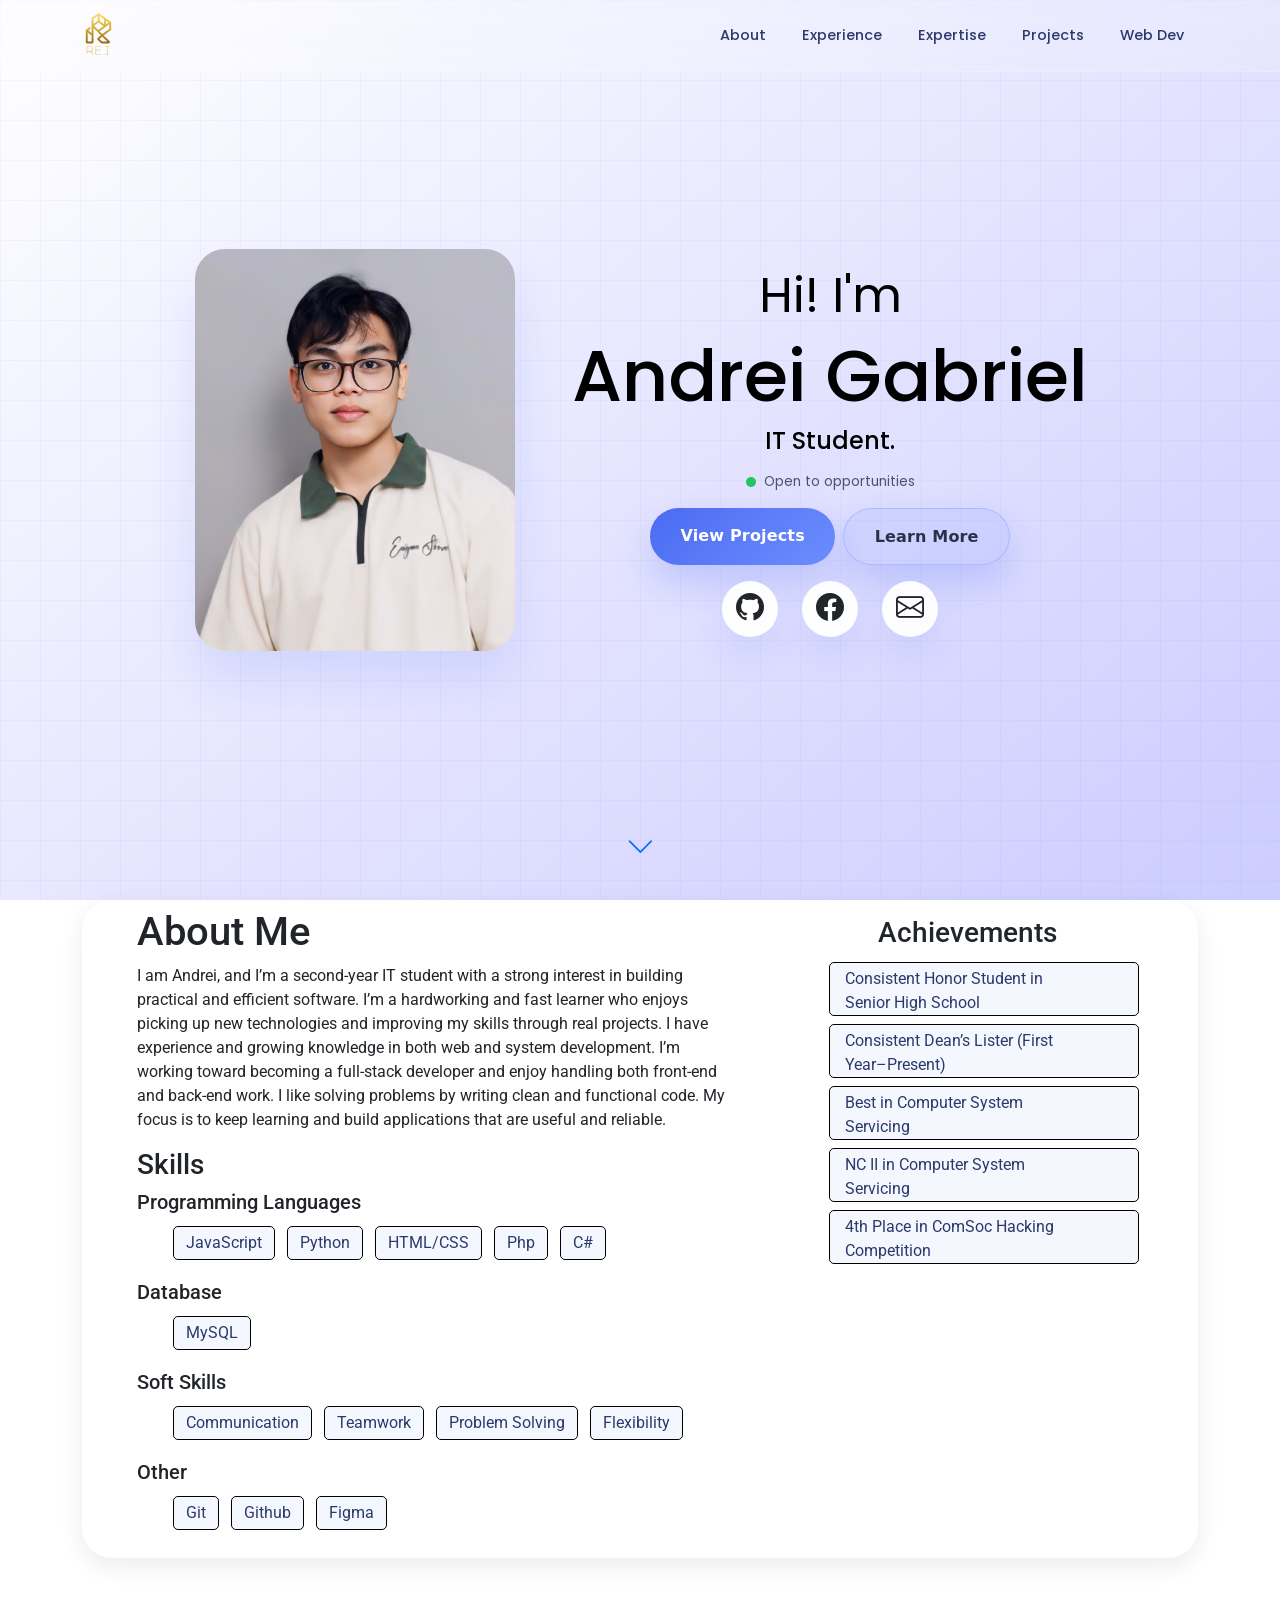
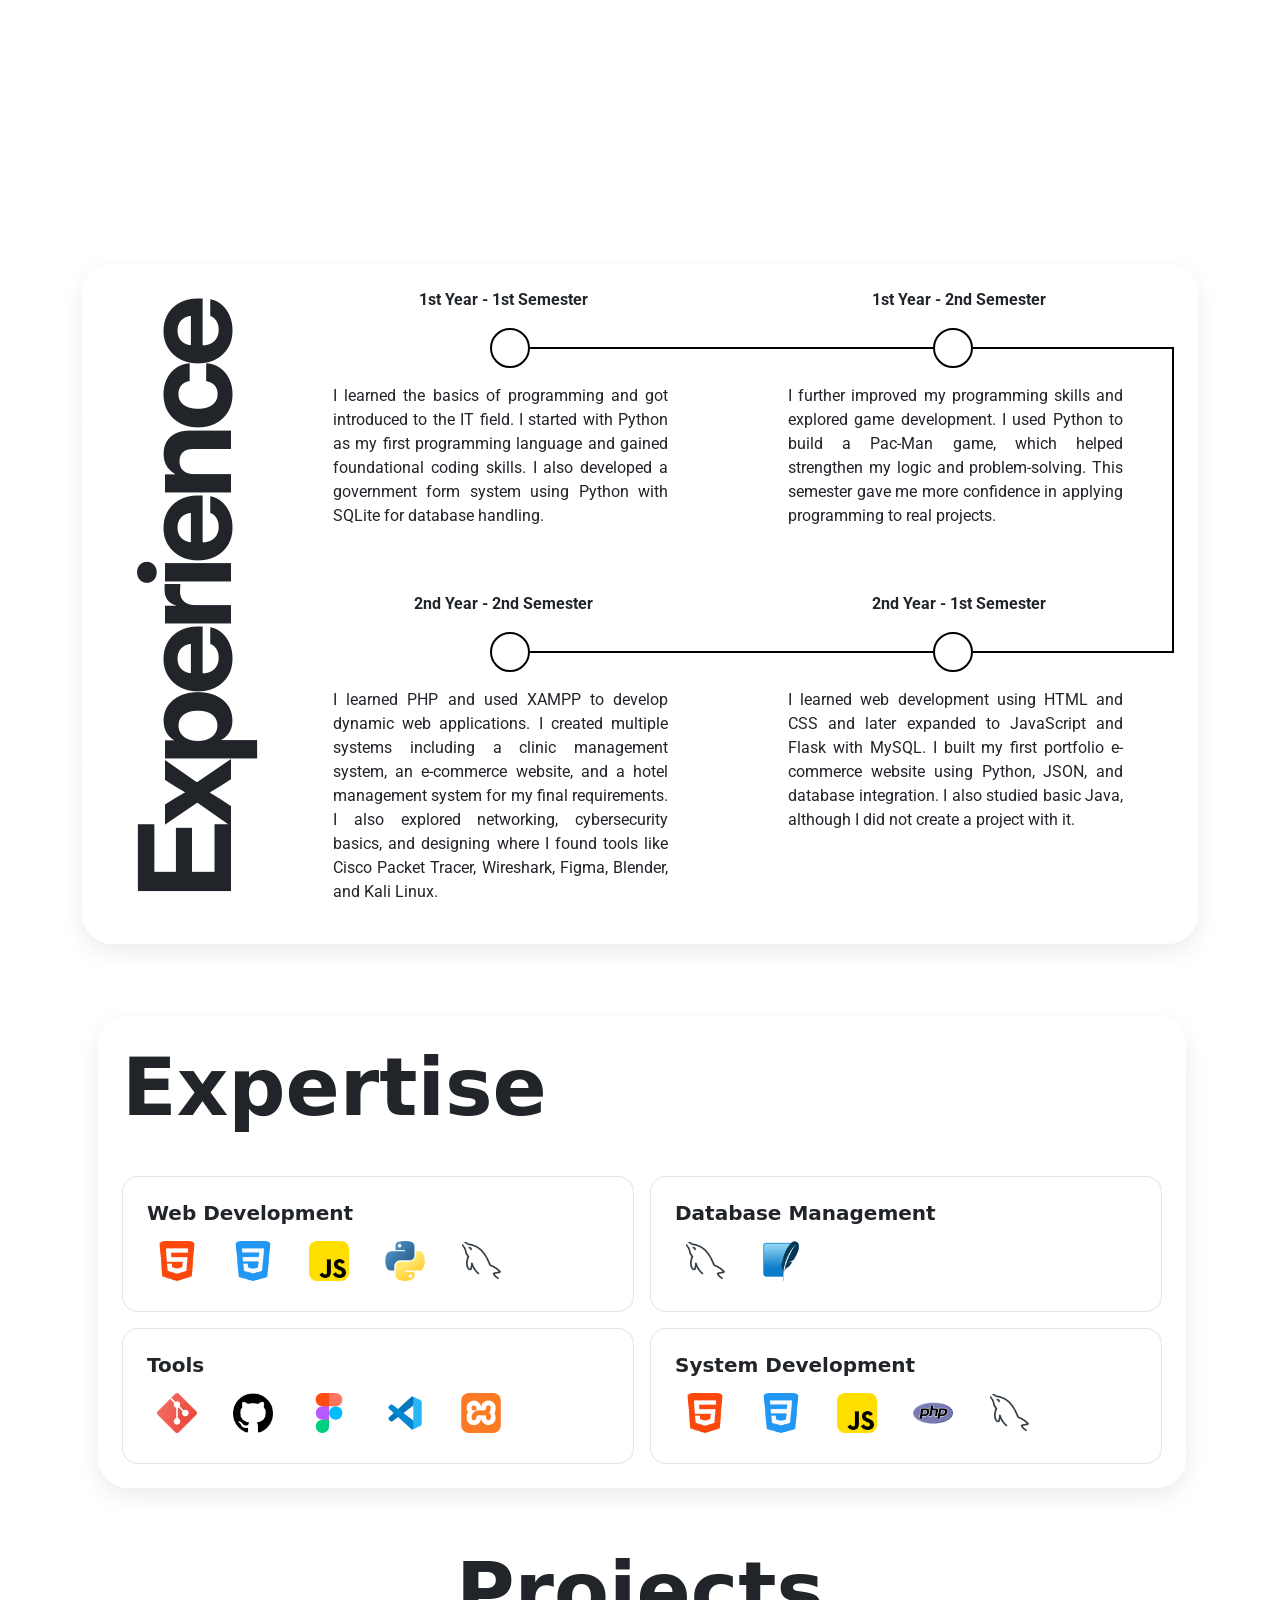
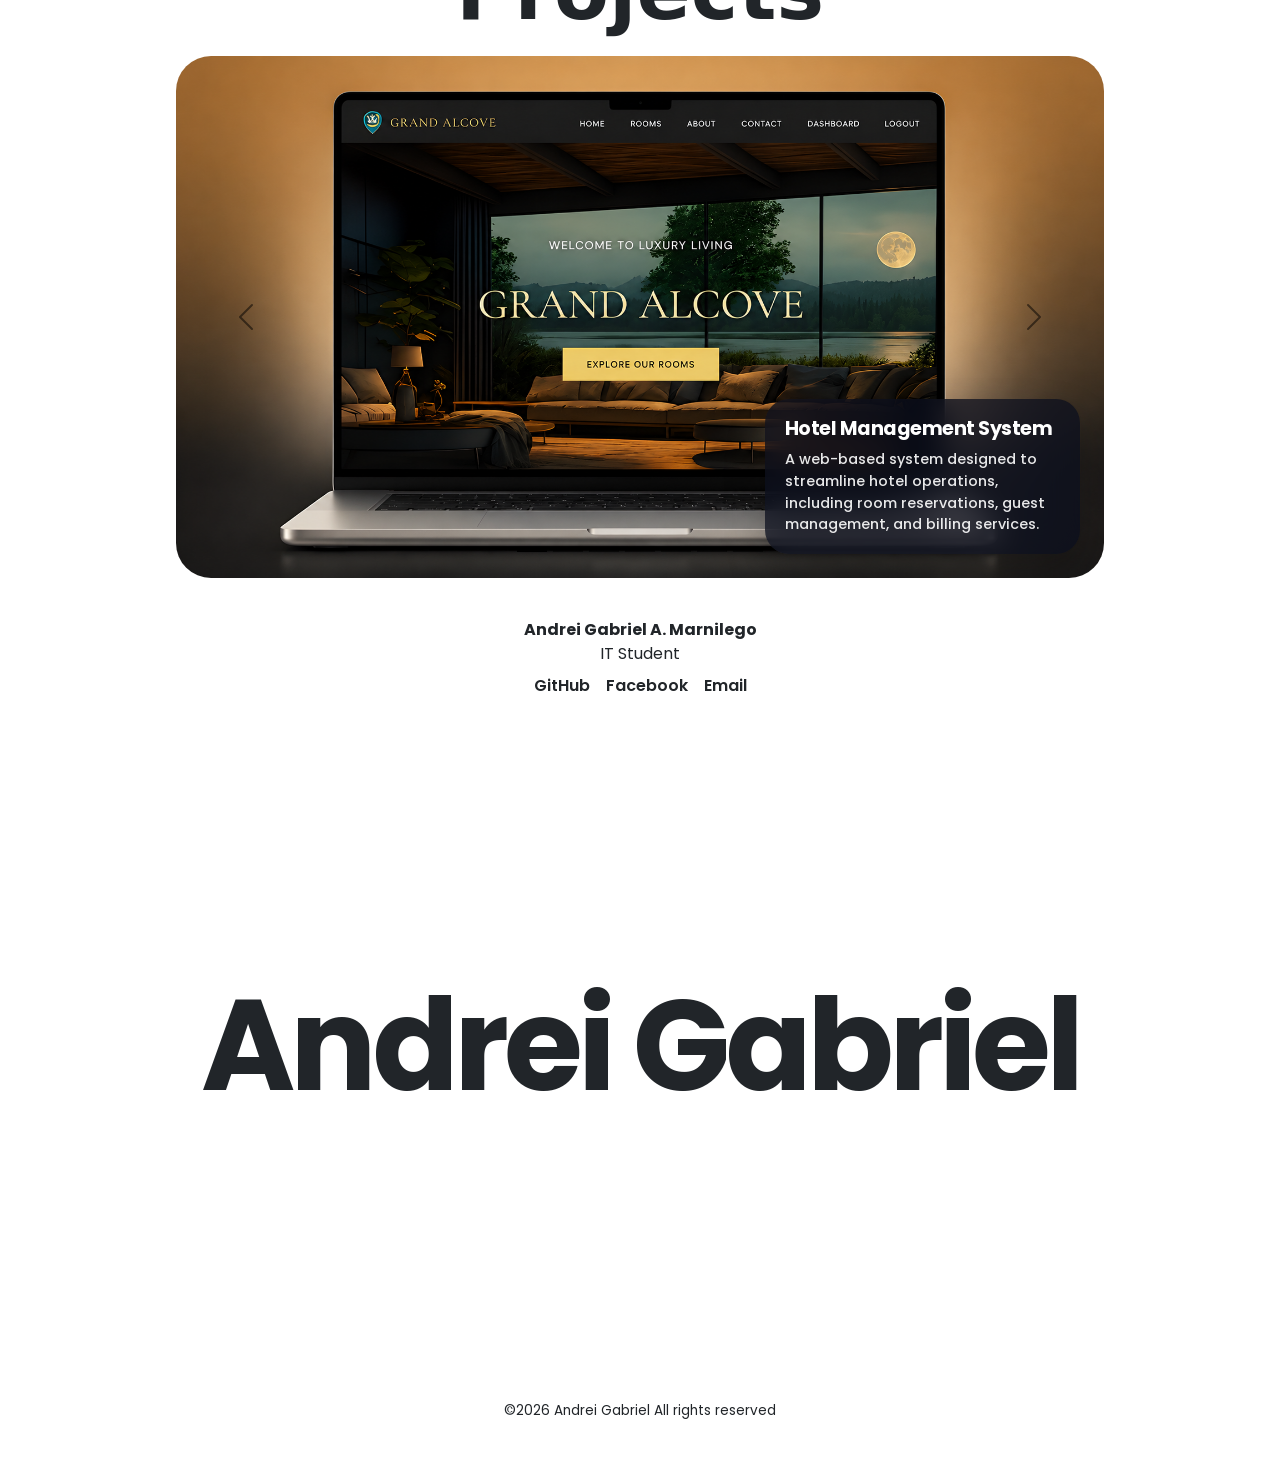
<file: index.html>
<!doctype html>
<html lang="en">

<head>
    <meta charset="utf-8">
    <meta name="viewport" content="width=device-width, initial-scale=1">
    <title>Portfolio</title>
    <link rel="icon" href="assets/img/Logo.svg" type="image/x-icon">
    <link href="https://cdn.jsdelivr.net/npm/bootstrap@5.3.8/dist/css/bootstrap.min.css" rel="stylesheet"
        integrity="sha384-sRIl4kxILFvY47J16cr9ZwB07vP4J8+LH7qKQnuqkuIAvNWLzeN8tE5YBujZqJLB" crossorigin="anonymous">
    <link rel="stylesheet" href="https://cdn.jsdelivr.net/npm/bootstrap-icons@1.11.3/font/bootstrap-icons.min.css">
    <link rel="stylesheet" href="./assets/css/style.css">
    <link rel="preconnect" href="https://fonts.googleapis.com">
    <link rel="preconnect" href="https://fonts.gstatic.com" crossorigin>
    <link rel="preconnect" href="https://fonts.googleapis.com">
    <link rel="preconnect" href="https://fonts.gstatic.com" crossorigin>
    <link
        href="https://fonts.googleapis.com/css2?family=Poppins:ital,wght@0,100;0,200;0,300;0,400;0,500;0,600;0,700;0,800;0,900;1,100;1,200;1,300;1,400;1,500;1,600;1,700;1,800;1,900&display=swap"
        rel="stylesheet">
    <link rel="preconnect" href="https://fonts.googleapis.com">
    <link rel="preconnect" href="https://fonts.gstatic.com" crossorigin>
    <link
        href="https://fonts.googleapis.com/css2?family=Poppins:ital,wght@0,100;0,200;0,300;0,400;0,500;0,600;0,700;0,800;0,900;1,100;1,200;1,300;1,400;1,500;1,600;1,700;1,800;1,900&family=Roboto:ital,wght@0,100..900;1,100..900&display=swap"
        rel="stylesheet">
    <link href="https://fonts.googleapis.com/css2?family=Inter:wght@100..900&display=swap" rel="stylesheet">
</head>

<body>
    <div id="navTrigger"></div>
    <nav class="navbar navbar-expand-lg fixed-top" id="mainNav">
        <div class="container">
            <a class="navbar-brand d-flex align-items-center" href="#">
                <img src="assets/img/Logo.svg" alt="AG Logo" class="navbar-logo">
            </a>
            <button class="navbar-toggler" type="button" data-bs-toggle="collapse" data-bs-target="#navbarNav">
                <span class="navbar-toggler-icon"></span>
            </button>
            <div class="collapse navbar-collapse justify-content-end" id="navbarNav">
                <ul class="navbar-nav gap-2">
                    <li class="nav-item"><a class="nav-link" href="#about">About</a></li>
                    <li class="nav-item"><a class="nav-link" href="#experience">Experience</a></li>
                    <li class="nav-item"><a class="nav-link" href="#expertise">Expertise</a></li>
                    <li class="nav-item"><a class="nav-link" href="#projects">Projects</a></li>
                    <li class="nav-item"><a class="nav-link" href="webdev.html">Web Dev</a></li>
                </ul>
            </div>
        </div>
    </nav>

    <div class="container fade-in-section" style="height: 100vh; position: relative;">
        <div class="row h-100 align-items-center justify-content-center">

            <div class="col-md-4 text-center">
                <img src="assets/img/Profile.png" alt="Profile" class="img-fluid hero-profile"
                    style="max-width: 320px;">
            </div>

            <div class="col-md-6">
                <div class="d-flex flex-column align-items-center justify-content-center h-100 text-center mb-1"
                    style="color:black;">

                    <h2 class="display-5 mt-2" style="font-family: 'Poppins', 'sans-serif'; font-weight: 400;">Hi! I'm
                    </h2>
                    <h1 class="display-2" style="font-family: 'Poppins', 'sans-serif'; font-weight: 500;">Andrei Gabriel
                    </h1>
                    <h4 style="font-family: 'Poppins', 'sans-serif';">IT Student.</h4>
                    <div class="d-flex align-items-center gap-2 mt-2">
                        <span class="open-dot"></span>
                        <span style="font-family: 'Poppins', sans-serif; font-size: 0.85rem; color: #4a5568;">Open to
                            opportunities</span>
                    </div>

                    <div class="d-flex gap-2 mt-3 hero-buttons">
                        <a href="#projects" class="btn hero-btn">View Projects</a>
                        <a href="#about" class="btn hero-btn hero-btn-secondary">Learn More</a>
                    </div>

                    <div class="hero-socials d-flex gap-4 mt-3 justify-content-center" style="cursor: pointer;">
                        <a href="https://github.com/andreimarnilego" class="text-dark text-decoration-none">
                            <i class="bi bi-github fs-3"></i>
                        </a>
                        <a href="https://www.facebook.com/andreigabriel.marnilego?mibextid=wwXIfr&rdid=BKXyU3eUkC6K5IbI&share_url=https%3A%2F%2Fwww.facebook.com%2Fshare%2F1EQNDfWexi%2F%3Fmibextid%3DwwXIfr"
                            class="text-dark text-decoration-none">
                            <i class="bi bi-facebook fs-3"></i>
                        </a>
                        <a href="https://mail.google.com/mail/u/0/?tab=rm&ogbl#inbox?compose=CllgCJfttZZHXSsvLTjLdNDfXfZsFkvvtzRrdpBsMVfTmXSMlWCCTtWfgsJBfCSnnJKfDRdKnQB"
                            class="text-dark text-decoration-none">
                            <i class="bi bi-envelope fs-3"></i>
                        </a>
                    </div>
                </div>
            </div>

        </div>
        <div class="scroll-indicator">
            <a href="#about">
                <i class="bi bi-chevron-down"></i>
            </a>
        </div>
    </div>

    <div class="container fade-in-section" style="min-height: 100vh;" id="about">
        <div class="glass-card p-2" style="font-family: 'Roboto';">
            <div class="row h-100 align-items-start justify-content-center">
                <div class="col-7 text-start h-100 d-flex flex-column justify-content-between">
                    <div>
                        <h1>About Me</h1>
                        <p style="font-size: 16px; width: 600px;">I am Andrei, and I’m a second-year IT student with a
                            strong interest in building
                            practical and efficient software. I’m a hardworking and fast learner who enjoys picking up
                            new
                            technologies and improving my skills through real projects. I have experience and growing
                            knowledge in both web and system development. I’m working toward becoming a full-stack
                            developer
                            and enjoy handling both front-end and back-end work. I like solving problems by writing
                            clean
                            and functional code. My focus is to keep learning and build applications that are useful and
                            reliable.</p>
                    </div>
                    <div class="skills">
                        <h3>Skills</h3>
                        <div>
                            <h5>Programming Languages</h5>
                            <ul>
                                <li>JavaScript</li>
                                <li>Python</li>
                                <li>HTML/CSS</li>
                                <li>Php</li>
                                <li>C#</li>
                            </ul>
                        </div>

                        <div>
                            <h5>Database</h5>
                            <ul>
                                <li>MySQL</li>
                            </ul>
                        </div>

                        <div>
                            <h5>Soft Skills</h5>
                            <ul>
                                <li>Communication</li>
                                <li>Teamwork</li>
                                <li>Problem Solving</li>
                                <li>Flexibility</li>
                            </ul>
                        </div>

                        <div>
                            <h5>Other</h5>
                            <ul>
                                <li>Git</li>
                                <li>Github</li>
                                <li>Figma</li>
                            </ul>
                        </div>
                    </div>
                </div>
                <div class="col-4 text-center h-100 mt-2">
                    <div class="d-flex flex-column align-items-center justify-content-start h-100 text-start mb-3">
                        <h3>Achievements</h3>
                        <div class="achievements">
                            <div>
                                <ul>
                                    <li>Consistent Honor Student in Senior High School</li>
                                    <li>Consistent Dean’s Lister (First Year–Present)</li>
                                    <li>Best in Computer System Servicing</li>
                                    <li>NC II in Computer System Servicing</li>
                                    <li>4th Place in ComSoc Hacking Competition</li>
                                </ul>
                            </div>
                        </div>
                    </div>
                </div>
            </div>
        </div>
    </div>
    <div class="container fade-in-section pt-5 mt-3" id="experience">
        <div class="glass-card p-4" style="font-family: 'Roboto';">
            <div class="row">
                <div class="col-2 d-flex align-items-center justify-content-center" style="min-height: 500px;">
                    <h1 class="experience-title fw-bold" style="font-size:8rem; letter-spacing: -7px;">Experience</h1>
                </div>
                <div class="col-10">
                    <div style="position: relative;">
                        <div class="vertical-connector"></div>

                        <div class="row text-center ">
                            <div class="col-6">
                                <p class="fw-bold">1st Year - 1st Semester</p>
                            </div>
                            <div class="col-6">
                                <p class="fw-bold">1st Year - 2nd Semester</p>
                            </div>
                        </div>

                        <div style="position: relative; height: 40px;">
                            <div
                                style="position: absolute; top: 50%; left: calc(25% - 20px); transform: translateY(-50%); width:40px; height:40px; border:2px solid black; background:white; border-radius:50%; z-index:1;">
                            </div>
                            <div
                                style="position: absolute; top: 50%; left: calc(25% + 20px); right: calc(25% + 20px); height:2px; background:black; transform: translateY(-50%);">
                            </div>
                            <div
                                style="position: absolute; top: 50%; right: calc(25% - 20px); transform: translateY(-50%); width:40px; height:40px; border:2px solid black; background:white; border-radius:50%; z-index:1;">
                            </div>
                            <div
                                style="position: absolute; top: 50%; right: 0; width: calc(25% - 20px); height:2px; background:black; transform: translateY(-50%);">
                            </div>
                        </div>

                        <div class="row mt-3 mb-5">
                            <div class="col-6 pe-4">
                                <p class="text-justify">I learned the basics of programming and got introduced to the IT
                                    field. I started with Python as my first programming language and gained
                                    foundational
                                    coding skills. I also developed a government form system using Python with SQLite
                                    for
                                    database handling.</p>
                            </div>
                            <div class="col-6 pe-4">
                                <p class="text-justify">I further improved my programming skills and explored game
                                    development. I used Python to build a Pac-Man game, which helped strengthen my logic
                                    and
                                    problem-solving. This semester gave me more confidence in applying programming to
                                    real
                                    projects.</p>
                            </div>
                        </div>

                        <div class="row text-center">
                            <div class="col-6">
                                <p class="fw-bold">2nd Year - 2nd Semester</p>
                            </div>
                            <div class="col-6">
                                <p class="fw-bold">2nd Year - 1st Semester</p>
                            </div>
                        </div>

                        <div style="position: relative; height: 40px;">
                            <div
                                style="position: absolute; top: 50%; left: calc(25% - 20px); transform: translateY(-50%); width:40px; height:40px; border:2px solid black; background:white; border-radius:50%; z-index:1;">
                            </div>
                            <div
                                style="position: absolute; top: 50%; left: calc(25% + 20px); right: calc(25% + 20px); height:2px; background:black; transform: translateY(-50%);">
                            </div>
                            <div
                                style="position: absolute; top: 50%; right: calc(25% - 20px); transform: translateY(-50%); width:40px; height:40px; border:2px solid black; background:white; border-radius:50%; z-index:1;">
                            </div>
                            <div
                                style="position: absolute; top: 50%; right: 0; width: calc(25% - 20px); height:2px; background:black; transform: translateY(-50%);">
                            </div>
                        </div>

                        <div class="row mt-3">
                            <div class="col-6 pe-4">
                                <p class="text-justify">I learned PHP and used XAMPP to develop dynamic web
                                    applications. I
                                    created multiple systems including a clinic management system, an e-commerce
                                    website,
                                    and a hotel management system for my final requirements. I also explored networking,
                                    cybersecurity basics, and designing where I found tools like Cisco Packet Tracer,
                                    Wireshark, Figma, Blender, and Kali Linux.</p>
                            </div>
                            <div class="col-6 pe-4">
                                <p class="text-justify">I learned web development using HTML and CSS and later expanded
                                    to
                                    JavaScript and Flask with MySQL. I built my first portfolio e-commerce website using
                                    Python, JSON, and database integration. I also studied basic Java, although I did
                                    not
                                    create a project with it.</p>
                            </div>
                        </div>

                    </div>
                </div>
            </div>
        </div>
        <div class="container fade-in-section pt-5 mt-4 ps-3" id="expertise">
            <div class="glass-card p-4">
                <h1 class="fw-bold" style="font-size: 5rem;">Expertise</h1>
                <div class="row mt-4 g-3">

                    <div class="col-6">
                        <div class="expertise-card">
                            <h5 class="fw-bold">Web Development</h5>
                            <div class="expertise-logos">
                                <div class="expertise-logo"><img src="./assets/img/html.png" alt=""><span></span></div>
                                <div class="expertise-logo"><img src="./assets/img/css.png" alt=""><span></span></div>
                                <div class="expertise-logo"><img src="./assets/img/js.png" alt=""><span></span></div>
                                <div class="expertise-logo"><img src="./assets/img/python.png" alt=""><span></span>
                                </div>
                                <div class="expertise-logo"><img src="./assets/img/mysql.png" alt=""><span></span></div>
                            </div>
                            <div class="expertise-details">
                                Experienced in building responsive websites using HTML, CSS, and JavaScript on the
                                frontend, and Flask on the backend. Skilled in JSON data handling, MySQL
                                database integration, and developing full e-commerce platforms.
                            </div>
                        </div>
                    </div>

                    <div class="col-6">
                        <div class="expertise-card">
                            <h5 class="fw-bold">Database Management</h5>
                            <div class="expertise-logos">
                                <div class="expertise-logo"><img src="./assets/img/mysql.png" alt=""><span></span></div>
                                <div class="expertise-logo"><img src="./assets/img/SQLite.png" alt=""><span></span>
                                </div>
                            </div>
                            <div class="expertise-details">
                                Proficient in designing and managing relational databases using MySQL and SQLite, with
                                hands-on experience in database modeling, schema design, and data organization.
                            </div>
                        </div>
                    </div>

                    <div class="col-6">
                        <div class="expertise-card">
                            <h5 class="fw-bold">Tools</h5>
                            <div class="expertise-logos">
                                <div class="expertise-logo"><img src="./assets/img/git.png" alt=""><span></span></div>
                                <div class="expertise-logo"><img src="./assets/img/github.png" alt=""><span></span>
                                </div>
                                <div class="expertise-logo"><img src="./assets/img/figma.png" alt=""><span></span></div>
                                <div class="expertise-logo"><img src="./assets/img/vscode.png" alt=""><span></span>
                                </div>
                                <div class="expertise-logo"><img src="./assets/img/xampp.png" alt=""><span></span></div>
                            </div>
                            <div class="expertise-details">
                                Regularly works with Git and GitHub for version control, XAMPP for local server
                                development, Figma for UI design and prototyping, and VS Code
                                as the primary code editor.
                            </div>
                        </div>
                    </div>

                    <div class="col-6">
                        <div class="expertise-card">
                            <h5 class="fw-bold">System Development</h5>
                            <div class="expertise-logos">
                                <div class="expertise-logo"><img src="./assets/img/html.png" alt=""><span></span></div>
                                <div class="expertise-logo"><img src="./assets/img/css.png" alt=""><span></span></div>
                                <div class="expertise-logo"><img src="./assets/img/js.png" alt=""><span></span></div>
                                <div class="expertise-logo"><img src="./assets/img/php.png" alt=""><span></span></div>
                                <div class="expertise-logo"><img src="./assets/img/mysql.png" alt=""><span></span></div>
                            </div>

                            <div class="expertise-details">
                                Built multiple desktop and web-based management systems with full CRUD functionality,
                                applying object-oriented programming principles, and software testing and
                                debugging practices.
                            </div>
                        </div>
                    </div>

                </div>
            </div>
        </div>
        <div class="container fade-in-section mt-2" id="projects">
            <div class="row d-flex flex-column align-items-center justify-content-center h-100 text-center">
                <div>
                    <h1 class="fw-bold mt-5 mb-3" style="font-size: 5rem;">Projects</h1>
                </div>
            </div>
            <div id="carousel" class="carousel carousel-dark slide">
                <div class="carousel-indicators">
                    <button type="button" data-bs-target="#carousel" data-bs-slide-to="0" class="active"
                        aria-current="true" aria-label="Slide 1"></button>
                    <button type="button" data-bs-target="#carousel" data-bs-slide-to="1" aria-label="Slide 2"></button>
                    <button type="button" data-bs-target="#carousel" data-bs-slide-to="2" aria-label="Slide 3"></button>
                    <button type="button" data-bs-target="#carousel" data-bs-slide-to="3" aria-label="Slide 4"></button>
                    <button type="button" data-bs-target="#carousel" data-bs-slide-to="4" aria-label="Slide 5"></button>
                    <button type="button" data-bs-target="#carousel" data-bs-slide-to="5" aria-label="Slide 6"></button>
                    <button type="button" data-bs-target="#carousel" data-bs-slide-to="6" aria-label="Slide 7"></button>
                </div>
                <div class="carousel-inner" style="border-radius: 35px;">
                    <div class="carousel-item active" data-bs-interval="10000">
                        <img src="./assets/img/hotel.png" class="d-block w-100" alt="...">
                        <div class="carousel-caption d-none d-md-block">
                            <h5>Hotel Management System</h5>
                            <p>A web-based system designed to streamline hotel operations, including room reservations,
                                guest management, and billing services.</p>
                        </div>
                    </div>
                    <div class="carousel-item">
                        <img src="./assets/img/clinic.png" class="d-block w-100" alt="...">
                        <div class="carousel-caption d-none d-md-block">
                            <h5>Clinic Management System</h5>
                            <p>A digital platform that helps clinics manage patient records, appointments,
                                consultations, and billing efficiently.</p>
                        </div>
                    </div>
                    <div class="carousel-item" data-bs-interval="2000">
                        <img src="./assets/img/form.png" class="d-block w-100" alt="...">
                        <div class="carousel-caption d-none d-md-block">
                            <h5>Government e-Form</h5>
                            <p>An online application system that simplifies the submission and processing of
                                non-immigrant visa forms and supporting documents.</p>
                        </div>
                    </div>
                    <div class="carousel-item">
                        <img src="./assets/img/portfolio_.png" class="d-block w-100" alt="...">
                        <div class="carousel-caption d-none d-md-block">
                            <h5>Portfolio/ecommerce website</h5>
                            <p>A portfolio website that showcases my skills, projects,
                                and services,
                                allowing potential clients to view my work and hire me directly through the platform.
                            </p>
                        </div>
                    </div>
                    <div class="carousel-item">
                        <img src="./assets/img/pac.png" class="d-block w-100" alt="...">
                        <div class="carousel-caption d-none d-md-block">
                            <h5>Manny Pac-Man</h5>
                            <p>Pac-Man-inspired arcade game where Manny Pacquiao battles through mazes while avoiding
                                ghost versions of his former rivals.</p>
                        </div>
                    </div>
                    <div class="carousel-item">
                        <img src="./assets/img/greet.png" class="d-block w-100" alt="...">
                        <div class="carousel-caption d-none d-md-block">
                            <h5>Greeting Card</h5>
                            <p>A custom-made greeting website that transforms personal messages into unique and
                                memorable digital experiences for any celebration.</p>
                        </div>
                    </div>
                    <div class="carousel-item">
                        <img src="./assets/img/ecom.png" class="d-block w-100" alt="...">
                        <div class="carousel-caption d-none d-md-block">
                            <h5>E-commerce Website</h5>
                            <p>An e-commerce platform that allows users to browse tech products, add items to
                                their cart, and complete purchases securely.</p>
                        </div>
                    </div>

                </div>
                <button class="carousel-control-prev" type="button" data-bs-target="#carousel" data-bs-slide="prev">
                    <span class="carousel-control-prev-icon" aria-hidden="true"></span>
                    <span class="visually-hidden">Previous</span>
                </button>
                <button class="carousel-control-next" type="button" data-bs-target="#carousel" data-bs-slide="next">
                    <span class="carousel-control-next-icon" aria-hidden="true"></span>
                    <span class="visually-hidden">Next</span>
                </button>
            </div>

        </div>

        <div class="d-flex flex-column align-items-center justify-content-between"
            style="font-family: 'Poppins', sans-serif; min-height: 100vh; padding: 40px 0;">
            <div class="text-center">
                <p class="fw-bold mb-0">Andrei Gabriel A. Marnilego</p>
                <p class="mb-2">IT Student</p>
                <div class="d-flex gap-3 justify-content-center fw-semibold" style="cursor:pointer;">
                    <a href="https://github.com/andreimarnilego" class="text-dark text-decoration-none">GitHub</a>
                    <a href="https://www.facebook.com/andreigabriel.marnilego"
                        class="text-dark text-decoration-none">Facebook</a>
                    <a href="https://mail.google.com/mail/u/0/?tab=rm&ogbl#inbox?compose=CllgCJfttZZHXSsvLTjLdNDfXfZsFkvvtzRrdpBsMVfTmXSMlWCCTtWfgsJBfCSnnJKfDRdKnQB"
                        class="text-dark text-decoration-none">Email</a>
                </div>
            </div>

            <h1 class="fw-bold text-center" style="font-size: 8rem; letter-spacing: -5px;">Andrei Gabriel</h1>

            <p class="text-center" style="font-size: 0.85rem;">©2026 Andrei Gabriel All rights reserved</p>
        </div>
        <script src="https://cdn.jsdelivr.net/npm/bootstrap@5.3.8/dist/js/bootstrap.bundle.min.js"
            integrity="sha384-FKyoEForCGlyvwx9Hj09JcYn3nv7wiPVlz7YYwJrWVcXK/BmnVDxM+D2scQbITxI"
            crossorigin="anonymous"></script>
        <script>
            const fadeSections = document.querySelectorAll('.fade-in-section');
            const observer = new IntersectionObserver((entries) => {
                entries.forEach(entry => {
                    if (entry.isIntersecting) {
                        entry.target.classList.add('is-visible');
                        observer.unobserve(entry.target);
                    }
                });
            }, { threshold: 0.15 });

            fadeSections.forEach(section => observer.observe(section));

            const nav = document.getElementById('mainNav');
            let scrollTimeout;
            let lastScrollY = 0;

            window.addEventListener('scroll', () => {
                const currentScrollY = window.scrollY;

                if (currentScrollY > 50) {
                    nav.classList.add('scrolled');
                } else {
                    nav.classList.remove('scrolled');
                }

                if (currentScrollY > 100) {
                    nav.classList.add('visible');
                }

                clearTimeout(scrollTimeout);
                scrollTimeout = setTimeout(() => {
                    nav.classList.remove('visible');
                }, 1500);
            });

            const navTrigger = document.getElementById('navTrigger');

            navTrigger.addEventListener('mouseenter', () => {
                clearTimeout(scrollTimeout);
                nav.classList.add('visible');
            });

            nav.addEventListener('mouseenter', () => {
                clearTimeout(scrollTimeout);
                nav.classList.add('visible');
            });

            nav.addEventListener('mouseleave', () => {
                scrollTimeout = setTimeout(() => {
                    nav.classList.remove('visible');
                }, 1500);
            });

            navTrigger.addEventListener('mouseleave', () => {
                scrollTimeout = setTimeout(() => {
                    nav.classList.remove('visible');
                }, 1500);
            });
            const sections = document.querySelectorAll('div[id], section[id]');
            const navLinks = document.querySelectorAll('#mainNav .nav-link');

            window.addEventListener('scroll', () => {
                let current = '';
                sections.forEach(section => {
                    const sectionTop = section.offsetTop - 100;
                    if (window.scrollY >= sectionTop) {
                        current = section.getAttribute('id');
                    }
                });

                navLinks.forEach(link => {
                    link.classList.remove('active');
                    if (link.getAttribute('href') === '#' + current) {
                        link.classList.add('active');
                    }
                });
            });
        </script>
</body>

</html>
</file>
<file: assets/css/style.css>
html {
    scroll-behavior: smooth;
}

#about,
#experience,
#expertise,
#projects {
    scroll-margin-top: 80px;
}

body {
    background: #FDFDFF;
    background: linear-gradient(140deg, rgba(253, 253, 255, 1) 4%, rgba(204, 204, 255, 1) 100%);
    background-attachment: fixed;
    position: relative;
}

.hero-buttons {
    margin-top: 1rem;
}

.hero-btn {
    border-radius: 999px;
    padding: 0.95rem 1.9rem;
    min-width: 148px;
    font-weight: 600;
    letter-spacing: 0.01em;
    background: linear-gradient(135deg, #4B6BF2 0%, #6D8DFF 100%);
    color: #fff;
    border: none;
    box-shadow: 0 18px 36px rgba(75, 107, 242, 0.24);
    transition: transform 0.2s ease, box-shadow 0.2s ease, background 0.2s ease;
}

.hero-btn:hover,
.hero-btn:focus {
    transform: translateY(-2px);
    box-shadow: 0 22px 44px rgba(75, 107, 242, 0.28);
    background: linear-gradient(135deg, #3458E3 0%, #657CFF 100%);
}

.hero-btn-secondary {
    background: rgba(88, 126, 251, 0.12);
    color: #253348;
    border: 1px solid rgba(88, 126, 251, 0.28);
}

.hero-btn-secondary:hover,
.hero-btn-secondary:focus {
    background: rgba(88, 126, 251, 0.18);
}

.hero-profile {
    border-radius: 30px;
    transition: transform 0.35s ease, box-shadow 0.35s ease;
    box-shadow: 0 28px 48px rgba(75, 107, 242, 0.14);
}

.hero-profile:hover {
    transform: translateY(-4px) scale(1.01);
    box-shadow: 0 36px 72px rgba(75, 107, 242, 0.26);
}

.hero-socials a {
    width: 56px;
    height: 56px;
    display: inline-flex;
    align-items: center;
    justify-content: center;
    border-radius: 50%;
    background: rgba(255, 255, 255, 0.95);
    color: #1f2937;
    box-shadow: 0 18px 36px rgba(75, 107, 242, 0.12);
    transition: transform 0.2s ease, box-shadow 0.2s ease, background 0.2s ease, color 0.2s ease;
}

.hero-socials a:hover,
.hero-socials a:focus {
    transform: translateY(-3px);
    box-shadow: 0 22px 44px rgba(75, 107, 242, 0.24);
    background: rgba(75, 107, 242, 0.14);
    color: #2b56ff;
}

.hero-socials a:hover i,
.hero-socials a:focus i {
    text-shadow: 0 0 12px rgba(75, 107, 242, 0.55);
}

.open-dot {
    width: 10px;
    height: 10px;
    border-radius: 50%;
    background: #22c55e;
    display: inline-block;
    box-shadow: 0 0 0 0 rgba(34, 197, 94, 0.4);
    animation: pulse-dot 2s infinite;
}

@keyframes pulse-dot {
    0% { box-shadow: 0 0 0 0 rgba(34, 197, 94, 0.4); }
    70% { box-shadow: 0 0 0 8px rgba(34, 197, 94, 0); }
    100% { box-shadow: 0 0 0 0 rgba(34, 197, 94, 0); }
}

.glass-card:hover {
    box-shadow: 0 16px 48px rgba(15, 23, 42, 0.18);
    border-color: rgba(255, 255, 255, 0.9);
}

.skills li {
    padding: 4px 12px;
    border: 1px solid rgba(88, 126, 251, 0.4);
    border-radius: 5px;
    display: inline-block;
    margin: 4px;
    background: rgba(88, 126, 251, 0.06);
    color: #2b3a6b;
}

.achievements li {
    padding-top: 4px;
    padding-right: 54px;
    padding-left: 15px;
    border: 1px solid rgba(88, 126, 251, 0.4);
    text-align: left;
    border-radius: 5px;
    display: inline-block;
    margin: 4px;
    background: rgba(88, 126, 251, 0.06);
    color: #2b3a6b;
}

.skills li:hover,
.achievements li:hover {
    transform: translateY(-2px);
    box-shadow: 0 18px 40px rgba(88, 126, 251, 0.15);
    border-color: rgba(88, 126, 251, 0.42);
    background: rgba(88, 126, 251, 0.08);
}

.expertise-logo {
    transition: transform 0.25s ease;
}

.expertise-logo:hover {
    transform: translateY(-3px);
}

.expertise-logo:hover img {
    box-shadow: 0 14px 30px rgba(75, 107, 242, 0.18);
}

.carousel-control-prev,
.carousel-control-next {
    transition: transform 0.2s ease, box-shadow 0.2s ease;
}

.carousel-control-prev:hover,
.carousel-control-next:hover {
    transform: scale(1.05);
    box-shadow: 0 16px 30px rgba(75, 107, 242, 0.18);
}

.carousel-control-prev-icon,
.carousel-control-next-icon {
    filter: drop-shadow(0 0 6px rgba(88, 126, 251, 0.7));
}

.skills li {
    padding: 4px 12px;
    border: 1px solid black;
    border-radius: 5px;
    display: inline-block;
    margin: 4px;
}

.achievements li {
    padding-top: 4px;
    padding-right: 54px;
    padding-left: 15px;
    border: 1px solid black;
    text-align: left;
    border-radius: 5px;
    display: inline-block;
    margin: 4px;
}

.experience-title {
    transform: rotate(-90deg);
    white-space: nowrap;
    position: absolute;
    font-family: 'Inter';
}

.text-justify {
    text-align: justify;
    width: 80%;
    margin-left: 45px;
}

.vertical-connector {
    position: absolute;
    right: 0;
    top: 60px;
    bottom: 269px;
    width: 2px;
    background: black;
}

img {
    border-radius: 25px;
}

.carousel-item {
    position: relative;
}

#carousel {
    width: 85%;
    margin: 0 auto;
}

.carousel-item h5 {
    font-family: 'Poppins', 'sans-serif';
    font-size: 1.8rem;
    font-weight: 600;
    letter-spacing: -1px;
}

.carousel-item p {
    font-family: 'Poppins', 'sans-serif';
    font-size: 1rem;
    font-weight: 500;
}

.carousel-caption {
    position: absolute;
    bottom: 24px;
    right: 24px;
    left: auto;
    max-width: 34%;
    padding: 18px 20px;
    background: rgba(10, 15, 30, 0.72);
    border-radius: 24px;
    box-shadow: 0 20px 40px rgba(0, 0, 0, 0.24);
    backdrop-filter: blur(16px);
    color: #fff;
    text-align: left;
    z-index: 10;
}

.carousel-caption h5 {
    color: #fff;
    font-size: 1.2rem;
    font-weight: 700;
    letter-spacing: -0.5px;
    margin-bottom: 0.6rem;
}

.carousel-caption p {
    color: rgba(255, 255, 255, 0.9);
    font-size: 0.9rem;
    line-height: 1.5;
    margin-bottom: 0;
}

.carousel-caption {
    transition: transform 0.3s ease, box-shadow 0.3s ease, background 0.3s ease;
}

.carousel-caption:hover {
    transform: translateY(-3px);
    box-shadow: 0 28px 48px rgba(0, 0, 0, 0.22);
    background: rgba(12, 18, 38, 0.82);
}

.carousel-inner img {
    transition: transform 0.4s ease;
}

.carousel-item:hover img {
    transform: scale(1.03);
}

.experience-title {
    transition: filter 0.3s ease, text-shadow 0.3s ease;
}

.experience-title:hover {
    filter: drop-shadow(0 0 18px rgba(88, 126, 251, 0.55));
    text-shadow: 0 0 12px rgba(88, 126, 251, 0.38);
}

@media (max-width: 991px) {
    .carousel-caption {
        position: static;
        max-width: 100%;
        margin: 0 20px 20px;
        background: rgba(10, 15, 30, 0.78);
    }
}

.glass-card {
    position: relative;

    background: rgba(255, 255, 255, 0.12);
    backdrop-filter: blur(20px);
    -webkit-backdrop-filter: blur(20px);

    border-radius: 30px;

    box-shadow:
        0 8px 24px rgba(0, 0, 0, 0.08),
        inset 0 1px 1px rgba(255, 255, 255, 0.4);

    transition: box-shadow 0.4s ease, border-color 0.4s ease, transform 0.4s ease;
    overflow: hidden;
}

.glass-card::before {
    content: "";
    position: absolute;
    inset: 0;
    border-radius: inherit;
    padding: 1px;

    background: linear-gradient(135deg,
            rgba(255, 255, 255, 0.7),
            rgba(255, 255, 255, 0.15));

    -webkit-mask:
        linear-gradient(#fff 0 0) content-box,
        linear-gradient(#fff 0 0);

    -webkit-mask-composite: xor;
    mask-composite: exclude;

    pointer-events: none;
}

.expertise-card {
    border: 1px solid rgba(0, 0, 0, 0.1);
    border-radius: 16px;
    padding: 24px;
    cursor: pointer;
    transition: all 0.4s ease;
    background: rgba(255, 255, 255, 0.4);
}

.expertise-logos {
    display: flex;
    flex-wrap: wrap;
    gap: 16px;
    margin-top: 16px;
}

.expertise-logo {
    display: flex;
    flex-direction: column;
    align-items: center;
    gap: 6px;
    font-size: 0.75rem;
    text-align: center;
    width: 60px;
}

.expertise-logo img {
    width: 40px;
    height: 40px;
    object-fit: contain;
    border-radius: 8px;
}

.expertise-details {
    font-size: 0.9rem;
    line-height: 1.6;
    max-height: 0;
    opacity: 0;
    overflow: hidden;
    transition: all 0.4s ease;
    margin-bottom: 0;
}

.expertise-card:hover {
    background: rgba(255, 255, 255, 0.7);
    box-shadow: 0 8px 24px rgba(0, 0, 0, 0.08);
}

.expertise-card:hover .expertise-details {
    max-height: 200px;
    opacity: 1;
    margin-bottom: 16px;
}

.fade-in-section {
    opacity: 0;
    transform: translateY(40px);
    transition: opacity 0.8s ease, transform 0.8s ease;
}

.fade-in-section.is-visible {
    opacity: 1;
    transform: translateY(0);
}

body::before {
    content: '';
    position: fixed;
    top: 0;
    left: 0;
    width: 100%;
    height: 100%;
    pointer-events: none;
    z-index: 0;
    opacity: 0.08;
    background-image:
        linear-gradient(rgba(123, 140, 222, 0.8) 1px, transparent 1px),
        linear-gradient(90deg, rgba(123, 140, 222, 0.8) 1px, transparent 1px);
    background-size: 40px 40px;
}

.container {
    position: relative;
    z-index: 1;
}

#mainNav {
    background: rgba(255, 255, 255, 0.15);
    backdrop-filter: blur(12px);
    -webkit-backdrop-filter: blur(12px);
    border-bottom: 1px solid rgba(255, 255, 255, 0.2);
    transition: transform 0.4s ease, opacity 0.4s ease, background 0.3s ease, box-shadow 0.3s ease;
    padding: 8px 0;
    transform: translateY(-100%);
    opacity: 0;
    pointer-events: none;
}

#mainNav.visible {
    transform: translateY(0);
    opacity: 1;
    pointer-events: auto;
}

#mainNav.scrolled {
    background: rgba(255, 255, 255, 0.75);
    box-shadow: 0 4px 24px rgba(75, 107, 242, 0.1);
}
#mainNav .navbar-brand {
    font-size: 1.5rem;
    color: #2b3a6b;
    letter-spacing: -1px;
}

#mainNav .navbar-brand img {
    height: 45px;
    width: auto;
}

#mainNav .nav-link {
    font-family: 'Poppins', sans-serif;
    font-weight: 500;
    font-size: 0.9rem;
    color: #2b3a6b;
    padding: 6px 14px;
    border-radius: 999px;
    transition: background 0.2s ease, color 0.2s ease;
}

#mainNav .nav-link:hover {
    background: rgba(88, 126, 251, 0.12);
    color: #4B6BF2;
}

#mainNav .nav-link.active {
    background: rgba(88, 126, 251, 0.15);
    color: #4B6BF2;
    font-weight: 600;
}

#navTrigger {
    position: fixed;
    top: 0;
    left: 0;
    width: 100%;
    height: 20px;
    z-index: 9999;
}

.scroll-indicator {
    position: absolute;
    bottom: 30px;
    left: 50%;
    transform: translateX(-50%);
    font-size: 1.8rem;
    color: #4B6BF2;
    animation: bounce 1.8s infinite;
    cursor: pointer;
}

@keyframes bounce {
    0%, 100% { transform: translateX(-50%) translateY(0); }
    50% { transform: translateX(-50%) translateY(10px); }
}
</file>
